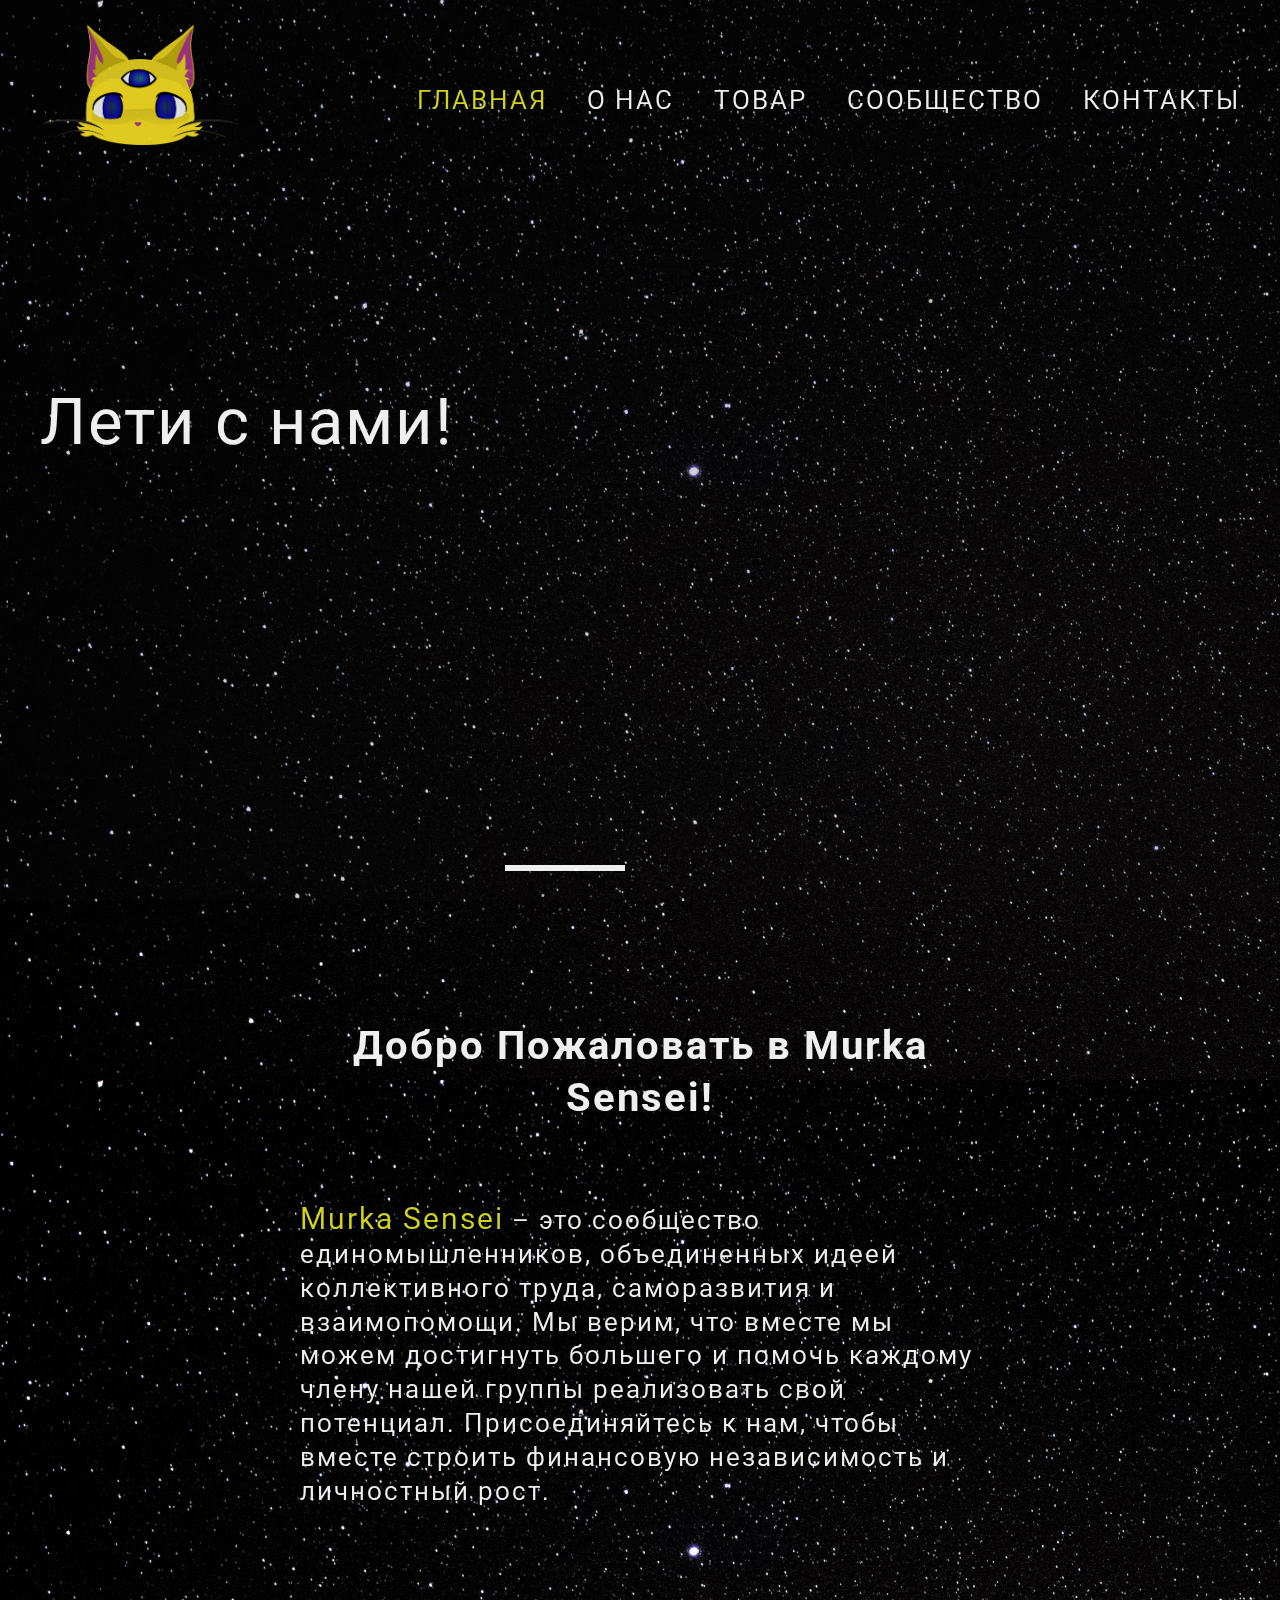
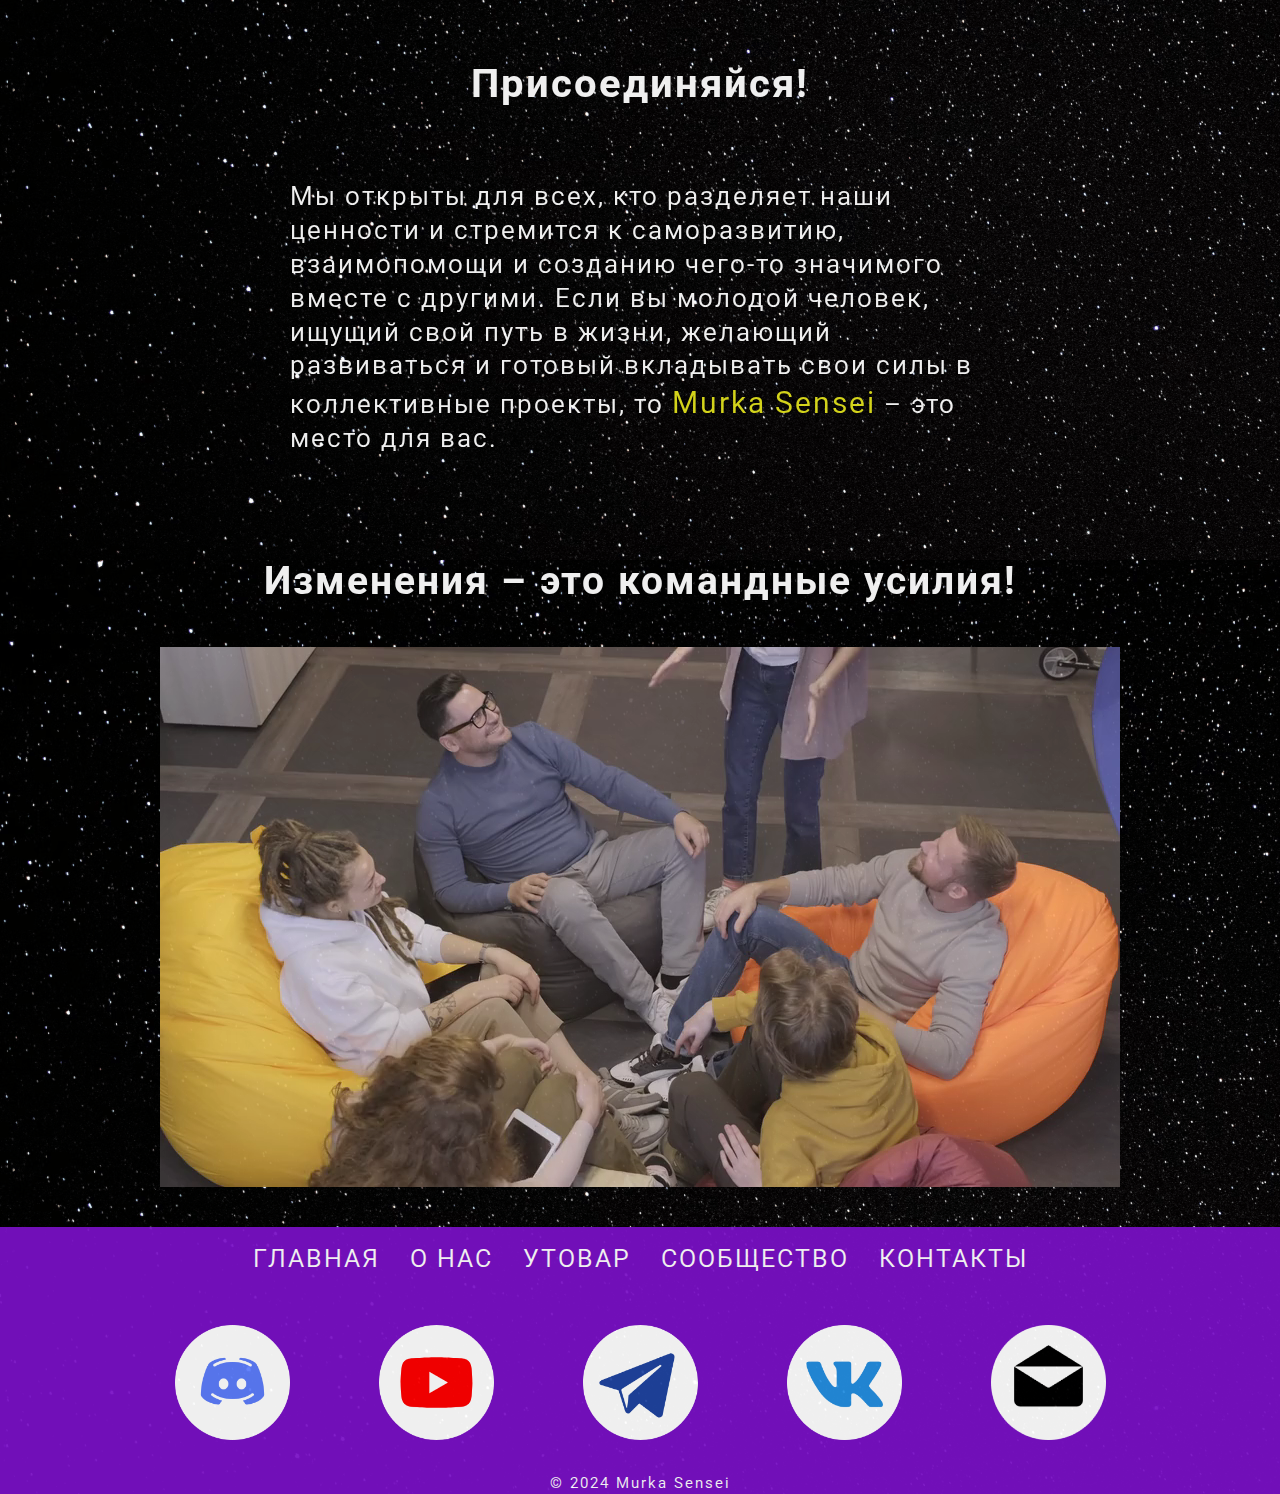
<file: index.html>
<!DOCTYPE html>
<html lang="ru">
  <head>
    <meta charset="UTF-8" />
    <meta name="viewport" content="width=, initial-scale=1.0" />
    <title>Murka Sensei</title>
    <link rel="preconnect" href="https://fonts.googleapis.com" />
    <link rel="preconnect" href="https://fonts.gstatic.com" crossorigin />
    <link
      href="https://fonts.googleapis.com/css2?family=Roboto:wght@400;700&display=swap"
      rel="stylesheet"
    />
    <link
      rel="stylesheet"
      href="https://cdn.jsdelivr.net/npm/swiper@11/swiper-bundle.min.css"
    />
    <link rel="stylesheet" href="./css/style.css" />
  </head>
  <body>
    <div class="wrapper">
      <header class="header header-main">
        <div class="container">
          <div class="header__inner">
            <a href="./index.html" class="logo">
              <img
                src="./img/-1_2.png"
                alt="logo__img"
                class="logo"
                width="200"
                height="120"
              />
            </a>
            <nav class="menu">
              <ul class="menu__list">
                <li class="menu__list-item">
                  <a
                    href="index.html"
                    class="menu__list-link menu__list-link--active"
                    >Главная</a
                  >
                </li>
                <li class="menu__list-item">
                  <a href="about.html" class="menu__list-link">О Нас</a>
                </li>
                <li class="menu__list-item">
                  <a href="merch.html" class="menu__list-link">Товар</a>
                </li>
                <li class="menu__list-item">
                  <a href="community.html" class="menu__list-link"
                    >Сообщество</a
                  >
                </li>
                <li class="menu__list-item">
                  <a href="contact.html" class="menu__list-link">Контакты</a>
                </li>
              </ul>
            </nav>
          </div>
        </div>
      </header>
      <main class="main">
        <section class="top">
          <div class="container">
            <h1 class="title">Лети с нами!</h1>
          </div>
        </section>
        <div class="slider">
          <div class="swiper">
            <div class="swiper-wrapper">
              <div class="swiper-slide" style="background-image: url()"></div>
              <div
                class="swiper-slide"
                style="background-image: url(./img/stars3.png)"
              ></div>
            </div>
            <div class="swiper-pagination"></div>
          </div>
        </div>
        <section class="who_are_we">
          <div class="container">
            <h2 class="section-title">Добро Пожаловать в Murka Sensei!</h2>
            <p class="who_are_we-text">
              <span class="accent">Murka Sensei</span> – это сообщество
              единомышленников, объединенных идеей коллективного труда,
              саморазвития и взаимопомощи. Мы верим, что вместе мы можем
              достигнуть большего и помочь каждому члену нашей группы
              реализовать свой потенциал. Присоединяйтесь к нам, чтобы вместе
              строить финансовую независимость и личностный рост.
            </p>
          </div>
        </section>
        <section class="join_in">
          <div class="container">
            <div class="join_in_inner">
              <h2 class="section-title">Присоединяйся!</h2>
              <p class="join_in-text">
                Мы открыты для всех, кто разделяет наши ценности и стремится к
                саморазвитию, взаимопомощи и созданию чего-то значимого вместе с
                другими. Если вы молодой человек, ищущий свой путь в жизни,
                желающий развиваться и готовый вкладывать свои силы в
                коллективные проекты, то
                <span class="accent">Murka Sensei</span> – это место для вас.
              </p>
            </div>
          </div>
        </section>
        <section class="video_team">
          <div class="container">
            <h2 class="sectin-title video-title">
              Изменения – это командные усилия!
            </h2>
            <video class="video-1" control autoplay loop>
              <source src="./media/team.mp4" />
            </video>
          </div>
        </section>
      </main>
      <footer class="footer">
        <div class="container">
          <nav class="footer__menu">
            <ul class="footer__menu-list">
              <li class="footer__menu-item">
                <a href="index.html" class="footer__menu-link">Главная</a>
              </li>
              <li class="footer__menu-item">
                <a href="about.html" class="footer__menu-link">О Нас</a>
              </li>
              <li class="footer__menu-item">
                <a href="merch.html" class="footer__menu-link">УТовар</a>
              </li>
              <li class="footer__menu-item">
                <a href="community.html" class="footer__menu-link"
                  >Сообщество</a
                >
              </li>
              <li class="footer__menu-item">
                <a href="contact.html" class="footer__menu-link">Контакты</a>
              </li>
            </ul>
          </nav>
          <ul class="app">
            <li class="app__item">
              <a href="https://discord.gg/SgJg3DFQYk" class="app__item-link">
                <img
                  class="app__item-img"
                  src="./img/discord_colored.png"
                  alt="discord_colored"
                  width="115"
                  height="115"
                />
              </a>
            </li>
            <li class="app__item">
              <a
                href="https://www.youtube.com/@Murka.Sensei"
                class="app__item-link"
              >
                <img
                  class="app__item-img"
                  src="./img/youtube_colored.png"
                  alt="youtube_colored"
                  width="115"
                  height="115"
                />
              </a>
            </li>
            <li class="app__item">
              <a href="https://t.me/Murka_Sensei_0" class="app__item-link">
                <img
                  class="app__item-img"
                  src="./img/tg_colored.png"
                  alt="tg_colored"
                  width="115"
                  height="115"
                />
              </a>
            </li>
            <li class="app__item">
              <a href="https://vk.com/murkasensei" class="app__item-link">
                <img
                  class="app__item-img"
                  src="./img/vk_colored.png"
                  alt="vk_colored"
                  width="115"
                  height="115"
                />
              </a>
            </li>
            <li class="app__item">
              <a href="mailto:murka.sensei@gmail.com" class="app__item-link">
                <img
                  class="app__item-img"
                  src="./img/email_bw.png"
                  alt="email_bw"
                  width="115"
                  height="115"
                />
              </a>
            </li>
          </ul>
          <p class="footer__copy">&copy; 2024 Murka Sensei</p>
        </div>
      </footer>
    </div>

    <script src="https://cdn.jsdelivr.net/npm/swiper@11/swiper-bundle.min.js"></script>
    <script src="js/main.js"></script>
  </body>
</html>
</file>
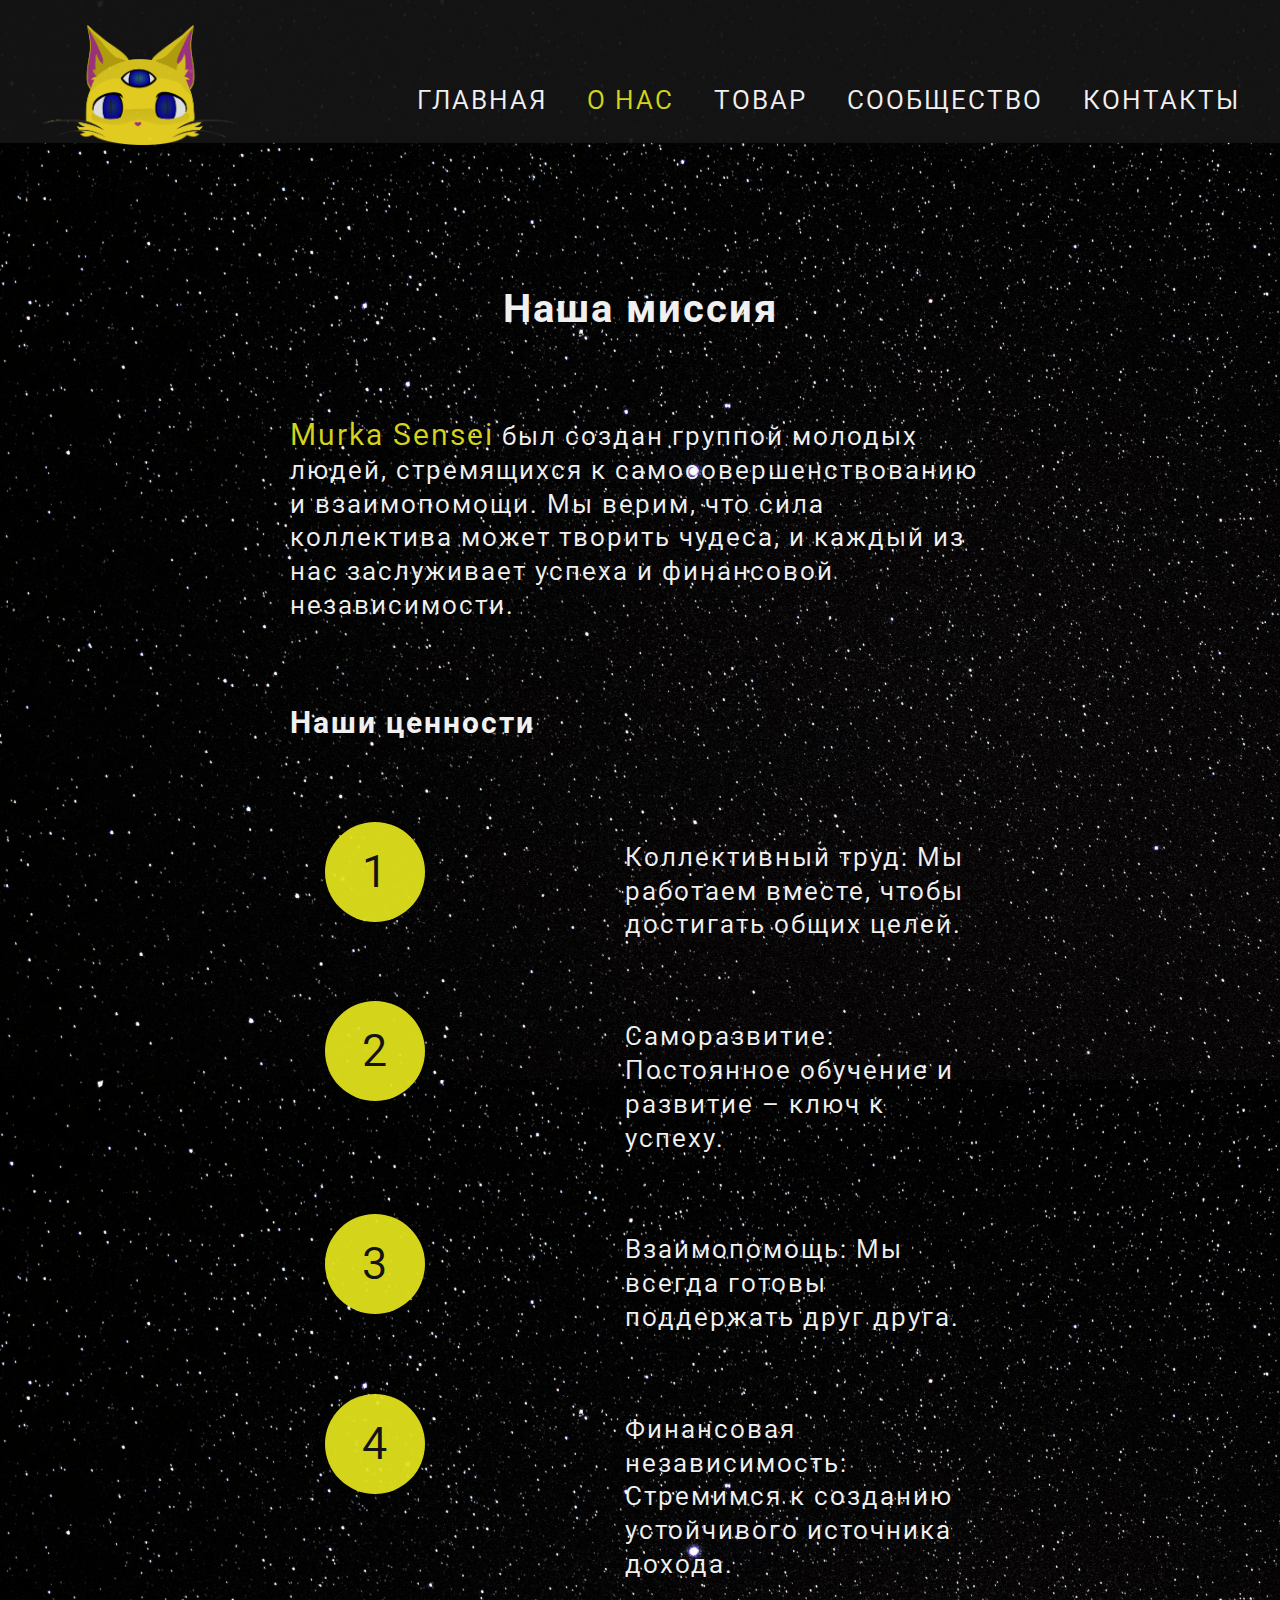
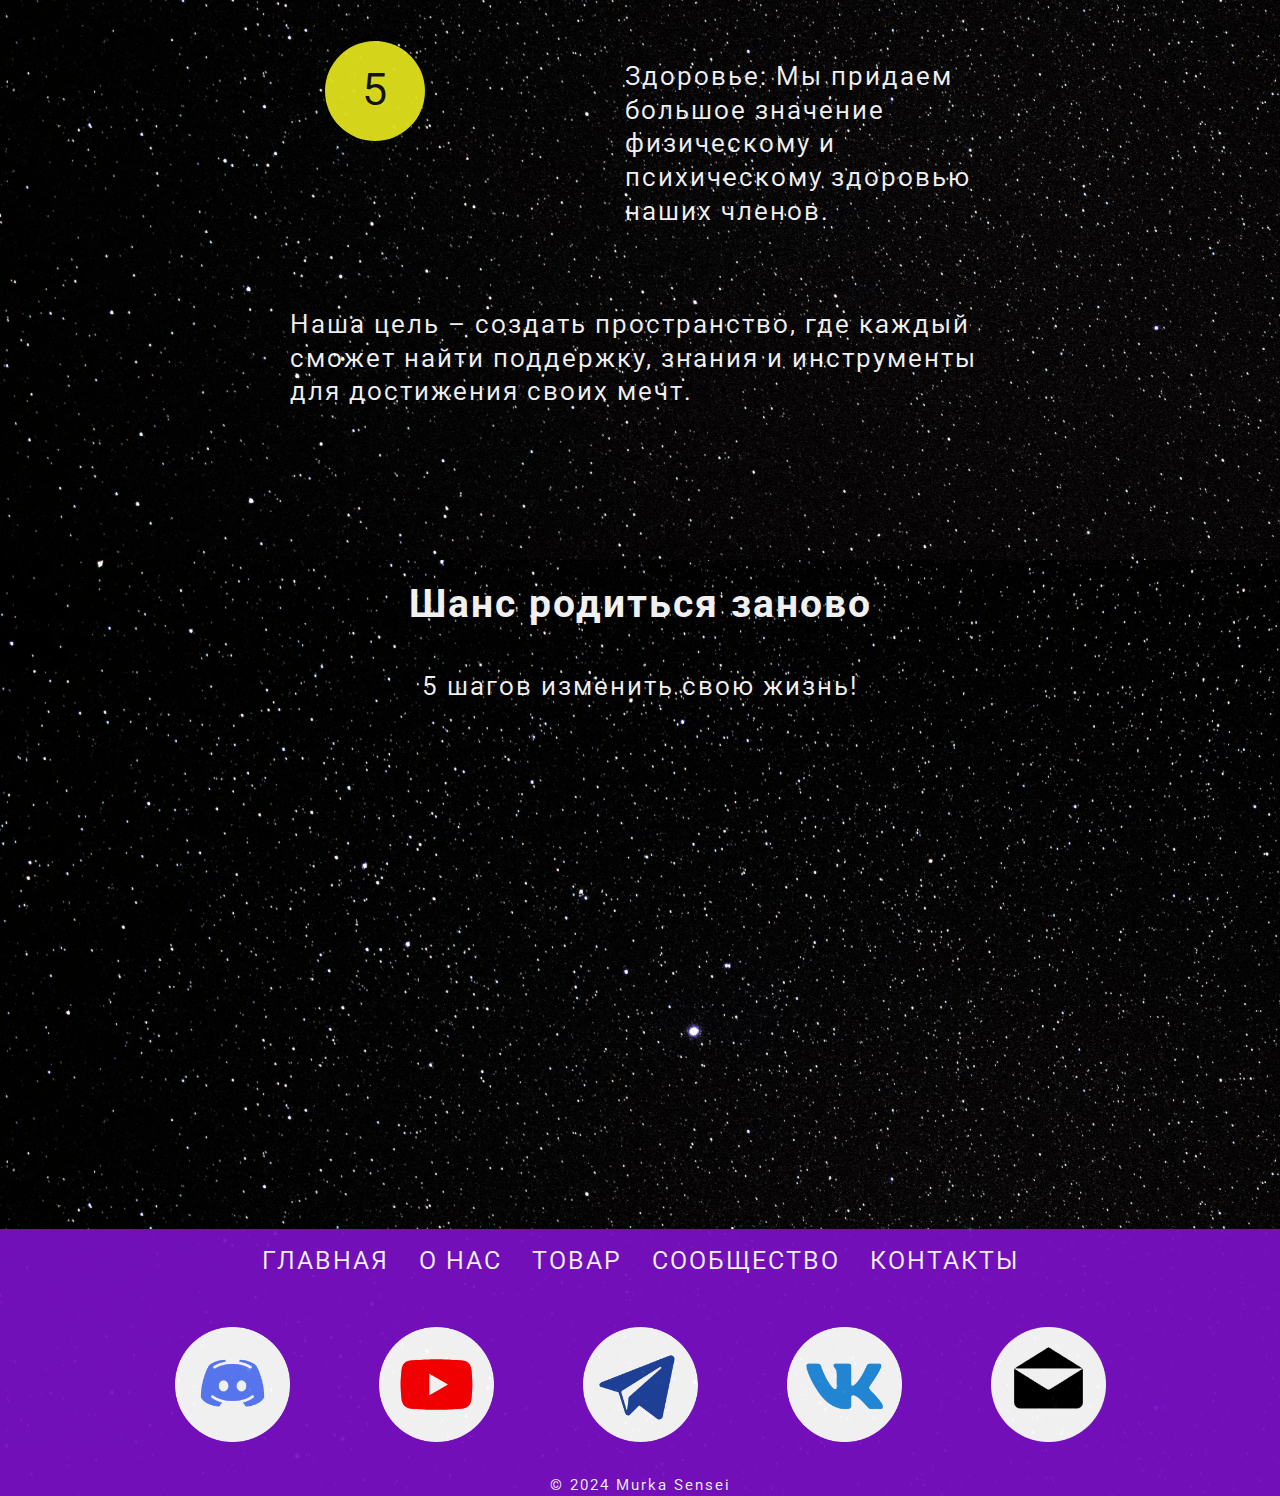
<file: about.html>
<!DOCTYPE html>
<html lang="ru">
  <head>
    <meta charset="UTF-8" />
    <meta name="viewport" content="width=, initial-scale=1.0" />
    <title>AboutUs</title>
    <link rel="preconnect" href="https://fonts.googleapis.com" />
    <link rel="preconnect" href="https://fonts.gstatic.com" crossorigin />
    <link
      href="https://fonts.googleapis.com/css2?family=Roboto:wght@400;700&display=swap"
      rel="stylesheet"
    />
    <link rel="stylesheet" href="./css/style.css" />
  </head>
  <body>
    <div class="wrapper">
      <header class="header">
        <div class="container">
          <div class="header__inner">
            <a href="./index.html" class="logo">
              <img
                src="./img/-1_2.png"
                alt="logo__img"
                class="logo"
                width="200"
                height="120"
              />
            </a>
            <nav class="menu">
              <ul class="menu__list">
                <li class="menu__list-item">
                  <a href="index.html" class="menu__list-link">Главная</a>
                </li>
                <li class="menu__list-item">
                  <a
                    href="about.html"
                    class="menu__list-link menu__list-link--active"
                    >О Нас</a
                  >
                </li>
                <li class="menu__list-item">
                  <a href="merch.html" class="menu__list-link">Товар</a>
                </li>
                <li class="menu__list-item">
                  <a href="community.html" class="menu__list-link"
                    >Сообщество</a
                  >
                </li>
                <li class="menu__list-item">
                  <a href="contact.html" class="menu__list-link">Контакты</a>
                </li>
              </ul>
            </nav>
          </div>
        </div>
      </header>
      <main class="main">
        <section class="about">
          <div class="container">
            <div class="about__inner">
              <h2 class="about-title_1">Наша миссия</h2>
              <p class="about__text">
                <span class="accent">Murka Sensei</span> был создан группой
                молодых людей, стремящихся к самосовершенствованию и
                взаимопомощи. Мы верим, что сила коллектива может творить
                чудеса, и каждый из нас заслуживает успеха и финансовой
                независимости.
              </p>
              <h4 class="about-title_2">Наши ценности</h4>
              <ol class="about-list">
                <li class="about-item">
                  Коллективный труд: Мы работаем вместе, чтобы достигать общих
                  целей.
                </li>
                <li class="about-item">
                  Саморазвитие: Постоянное обучение и развитие – ключ к успеху.
                </li>
                <li class="about-item">
                  Взаимопомощь: Мы всегда готовы поддержать друг друга.
                </li>
                <li class="about-item">
                  Финансовая независимость: Стремимся к созданию устойчивого
                  источника дохода.
                </li>
                <li class="about-item">
                  Здоровье: Мы придаем большое значение физическому и
                  психическому здоровью наших членов.
                </li>
              </ol>
              <p class="about__text">
                Наша цель – создать пространство, где каждый сможет найти
                поддержку, знания и инструменты для достижения своих мечт.
              </p>
            </div>
          </div>
        </section>
        <section class="video-2">
          <div class="container">
            <h2 class="section-title. video-title">Шанс родиться заново</h2>
            <p class="video__text">5 шагов изменить свою жизнь!</p>
            <iframe
              class="video__content"
              width="860"
              height="415"
              src="https://www.youtube.com/embed/d-WTf2JnVBk?si=yaflzG_tZ-3GpCMN&amp;controls=0"
              title="YouTube video player"
              frameborder="0"
              allow="accelerometer; autoplay; clipboard-write; encrypted-media; gyroscope; picture-in-picture; web-share"
              allowfullscreen
            ></iframe>
          </div>
        </section>
      </main>
      <footer class="footer">
        <div class="container">
          <nav class="footer__menu">
            <ul class="footer__menu-list">
              <li class="footer__menu-item">
                <a href="index.html" class="footer__menu-link">Главная</a>
              </li>
              <li class="footer__menu-item">
                <a href="about.html" class="footer__menu-link">О Нас</a>
              </li>
              <li class="footer__menu-item">
                <a href="merch.html" class="footer__menu-link">Товар</a>
              </li>
              <li class="footer__menu-item">
                <a href="community.html" class="footer__menu-link"
                  >Сообщество</a
                >
              </li>
              <li class="footer__menu-item">
                <a href="contact.html" class="footer__menu-link">Контакты</a>
              </li>
            </ul>
          </nav>
          <ul class="app">
            <li class="app__item">
              <a href="https://discord.gg/SgJg3DFQYk" class="app__item-link">
                <img
                  class="app__item-img"
                  src="./img/discord_colored.png"
                  alt="discord_colored"
                  width="115"
                  height="115"
                />
              </a>
            </li>
            <li class="app__item">
              <a
                href="https://www.youtube.com/@Murka.Sensei"
                class="app__item-link"
              >
                <img
                  class="app__item-img"
                  src="./img/youtube_colored.png"
                  alt="youtube_colored"
                  width="115"
                  height="115"
                />
              </a>
            </li>
            <li class="app__item">
              <a href="https://t.me/Murka_Sensei_0" class="app__item-link">
                <img
                  class="app__item-img"
                  src="./img/tg_colored.png"
                  alt="tg_colored"
                  width="115"
                  height="115"
                />
              </a>
            </li>
            <li class="app__item">
              <a href="https://vk.com/murkasensei" class="app__item-link">
                <img
                  class="app__item-img"
                  src="./img/vk_colored.png"
                  alt="vk_colored"
                  width="115"
                  height="115"
                />
              </a>
            </li>
            <li class="app__item">
              <a href="mailto:murka.sensei@gmail.com" class="app__item-link">
                <img
                  class="app__item-img"
                  src="./img/email_bw.png"
                  alt="email_bw"
                  width="115"
                  height="115"
                />
              </a>
            </li>
          </ul>
          <p class="footer__copy">&copy; 2024 Murka Sensei</p>
        </div>
      </footer>
    </div>
  </body>
</html>
</file>
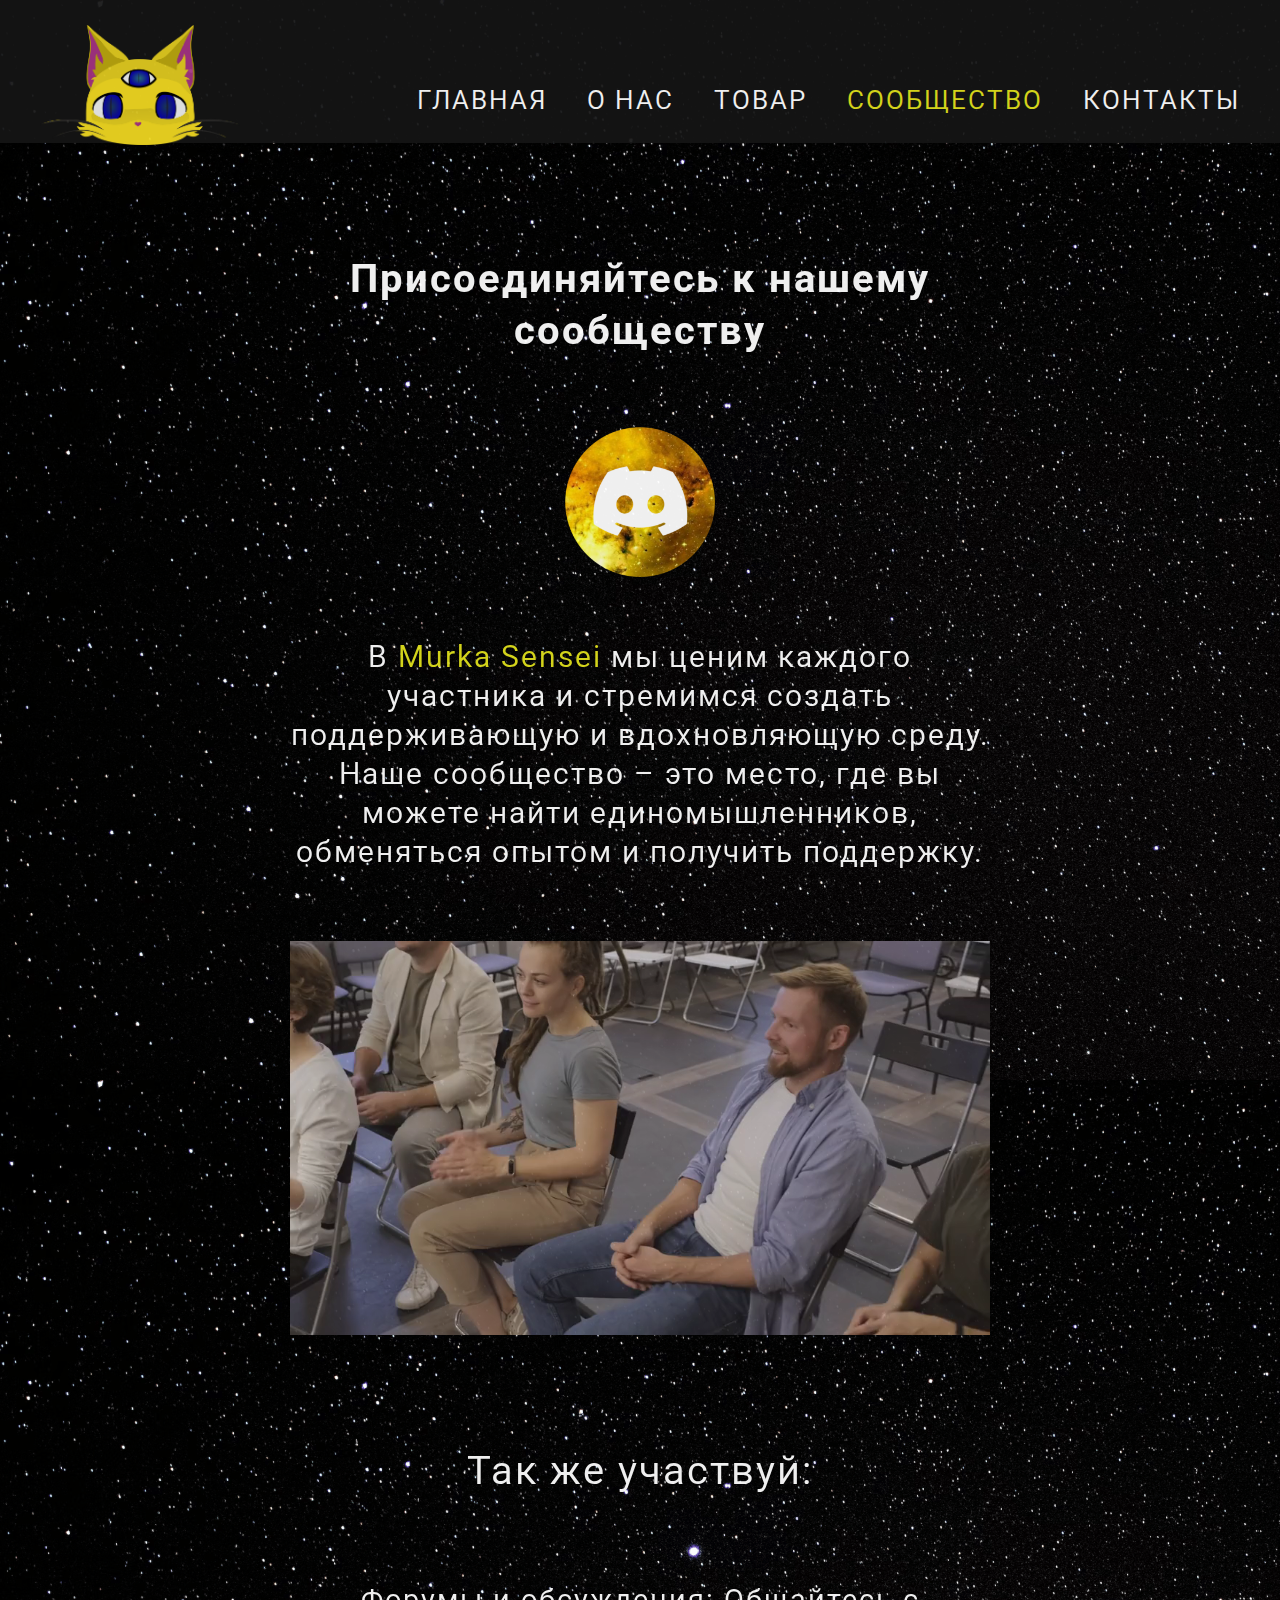
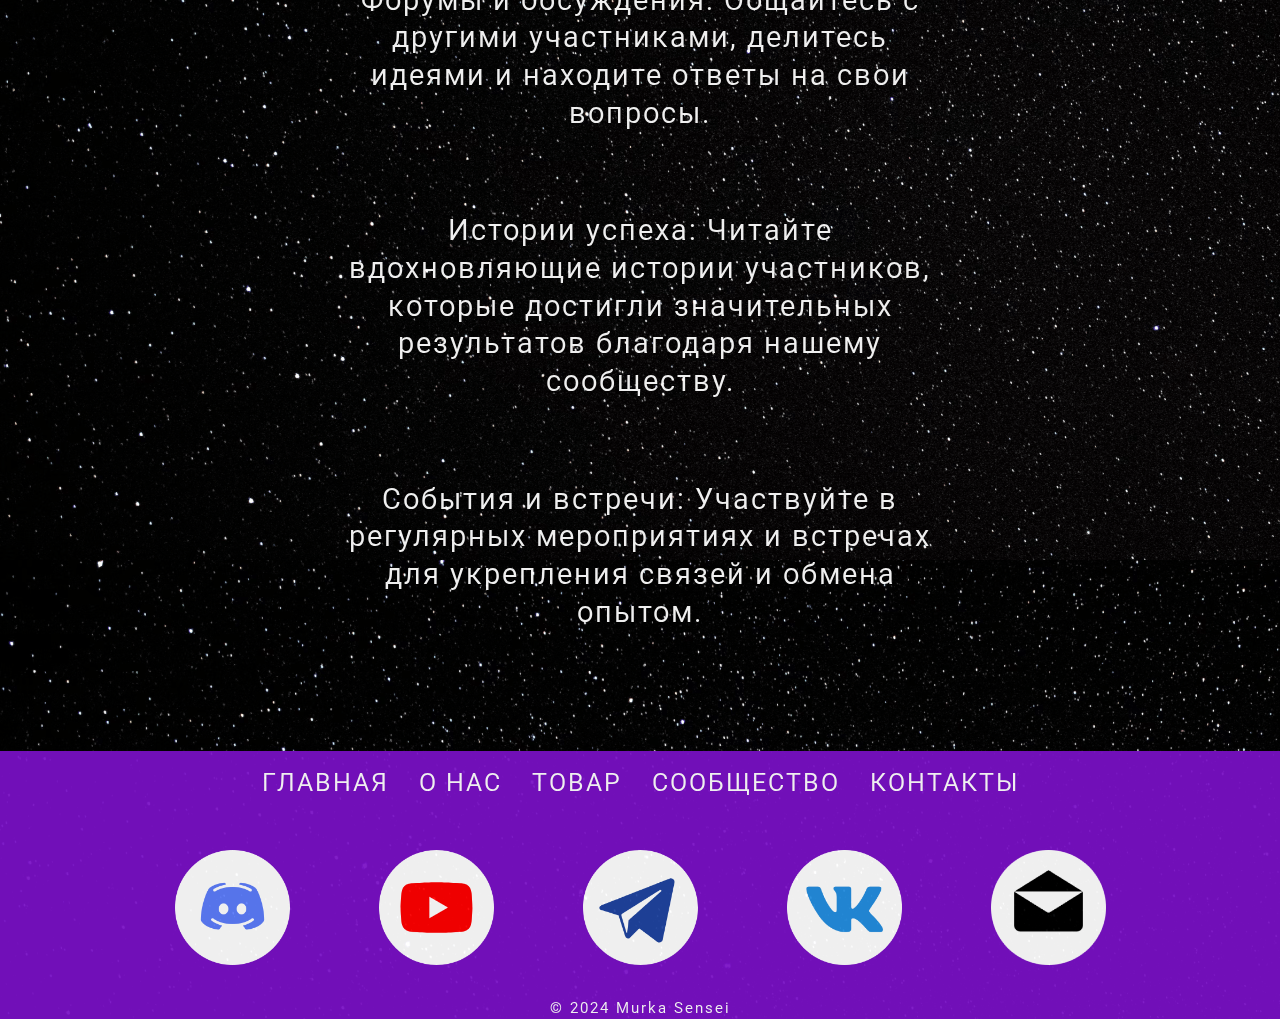
<file: community.html>
<!DOCTYPE html>
<html lang="ru">
  <head>
    <meta charset="UTF-8" />
    <meta name="viewport" content="width=, initial-scale=1.0" />
    <title>AboutUs</title>
    <link rel="preconnect" href="https://fonts.googleapis.com" />
    <link rel="preconnect" href="https://fonts.gstatic.com" crossorigin />
    <link
      href="https://fonts.googleapis.com/css2?family=Roboto:wght@400;700&display=swap"
      rel="stylesheet"
    />
    <link rel="stylesheet" href="./css/style.css" />
  </head>
  <body>
    <div class="wrapper">
      <header class="header">
        <div class="container">
          <div class="header__inner">
            <a href="./index.html" class="logo">
              <img
                src="./img/-1_2.png"
                alt="logo__img"
                class="logo"
                width="200"
                height="120"
              />
            </a>
            <nav class="menu">
              <ul class="menu__list">
                <li class="menu__list-item">
                  <a href="index.html" class="menu__list-link">Главная</a>
                </li>
                <li class="menu__list-item">
                  <a href="about.html" class="menu__list-link">О Нас</a>
                </li>
                <li class="menu__list-item">
                  <a href="merch.html" class="menu__list-link">Товар</a>
                </li>
                <li class="menu__list-item">
                  <a
                    href="community.html"
                    class="menu__list-link menu__list-link--active"
                    >Сообщество</a
                  >
                </li>
                <li class="menu__list-item">
                  <a href="contact.html" class="menu__list-link">Контакты</a>
                </li>
              </ul>
            </nav>
          </div>
        </div>
      </header>
      <main class="main">
        <section class="communa">
          <div class="container">
            <div class="communa_inner">
              <h2 class="communa-title">Присоединяйтесь к нашему сообществу</h2>
              <a href="https://discord.gg/SgJg3DFQYk" class="app__item-link">
                <img
                  class="communa-img"
                  src="./img/23315-256x256x32.png"
                  alt="discord_colored"
                  width="150"
                  height="150"
                />
              </a>
              <p class="communa_text">
                В <span class="accent">Murka Sensei</span> мы ценим каждого
                участника и стремимся создать поддерживающую и вдохновляющую
                среду. Наше сообщество – это место, где вы можете найти
                единомышленников, обменяться опытом и получить поддержку.
              </p>
              <video class="video-3" control autoplay loop>
                <source src="./media/klap.mp4" />
              </video>
              <p class="communa-title">Так же участвуй:</p>
              <ul class="communa_list">
                <li class="communa_list-item">
                  Форумы и обсуждения: Общайтесь с другими участниками, делитесь
                  идеями и находите ответы на свои вопросы.
                </li>
                <li class="communa_list-item">
                  Истории успеха: Читайте вдохновляющие истории участников,
                  которые достигли значительных результатов благодаря нашему
                  сообществу.
                </li>
                <li class="communa_list-item">
                  События и встречи: Участвуйте в регулярных мероприятиях и
                  встречах для укрепления связей и обмена опытом.
                </li>
              </ul>
            </div>
          </div>
        </section>
      </main>
      <footer class="footer">
        <div class="container">
          <nav class="footer__menu">
            <ul class="footer__menu-list">
              <li class="footer__menu-item">
                <a href="index.html" class="footer__menu-link">Главная</a>
              </li>
              <li class="footer__menu-item">
                <a href="about.html" class="footer__menu-link">О Нас</a>
              </li>
              <li class="footer__menu-item">
                <a href="merch.html" class="footer__menu-link">Товар</a>
              </li>
              <li class="footer__menu-item">
                <a href="community.html" class="footer__menu-link"
                  >Сообщество</a
                >
              </li>
              <li class="footer__menu-item">
                <a href="contact.html" class="footer__menu-link">Контакты</a>
              </li>
            </ul>
          </nav>
          <ul class="app">
            <li class="app__item">
              <a href="https://discord.gg/SgJg3DFQYk" class="app__item-link">
                <img
                  class="app__item-img"
                  src="./img/discord_colored.png"
                  alt="discord_colored"
                  width="115"
                  height="115"
                />
              </a>
            </li>
            <li class="app__item">
              <a
                href="https://www.youtube.com/@Murka.Sensei"
                class="app__item-link"
              >
                <img
                  class="app__item-img"
                  src="./img/youtube_colored.png"
                  alt="youtube_colored"
                  width="115"
                  height="115"
                />
              </a>
            </li>
            <li class="app__item">
              <a href="https://t.me/Murka_Sensei_0" class="app__item-link">
                <img
                  class="app__item-img"
                  src="./img/tg_colored.png"
                  alt="tg_colored"
                  width="115"
                  height="115"
                />
              </a>
            </li>
            <li class="app__item">
              <a href="https://vk.com/murkasensei" class="app__item-link">
                <img
                  class="app__item-img"
                  src="./img/vk_colored.png"
                  alt="vk_colored"
                  width="115"
                  height="115"
                />
              </a>
            </li>
            <li class="app__item">
              <a href="mailto:murka.sensei@gmail.com" class="app__item-link">
                <img
                  class="app__item-img"
                  src="./img/email_bw.png"
                  alt="email_bw"
                  width="115"
                  height="115"
                />
              </a>
            </li>
          </ul>
          <p class="footer__copy">&copy; 2024 Murka Sensei</p>
        </div>
      </footer>
    </div>
  </body>
</html>
</file>
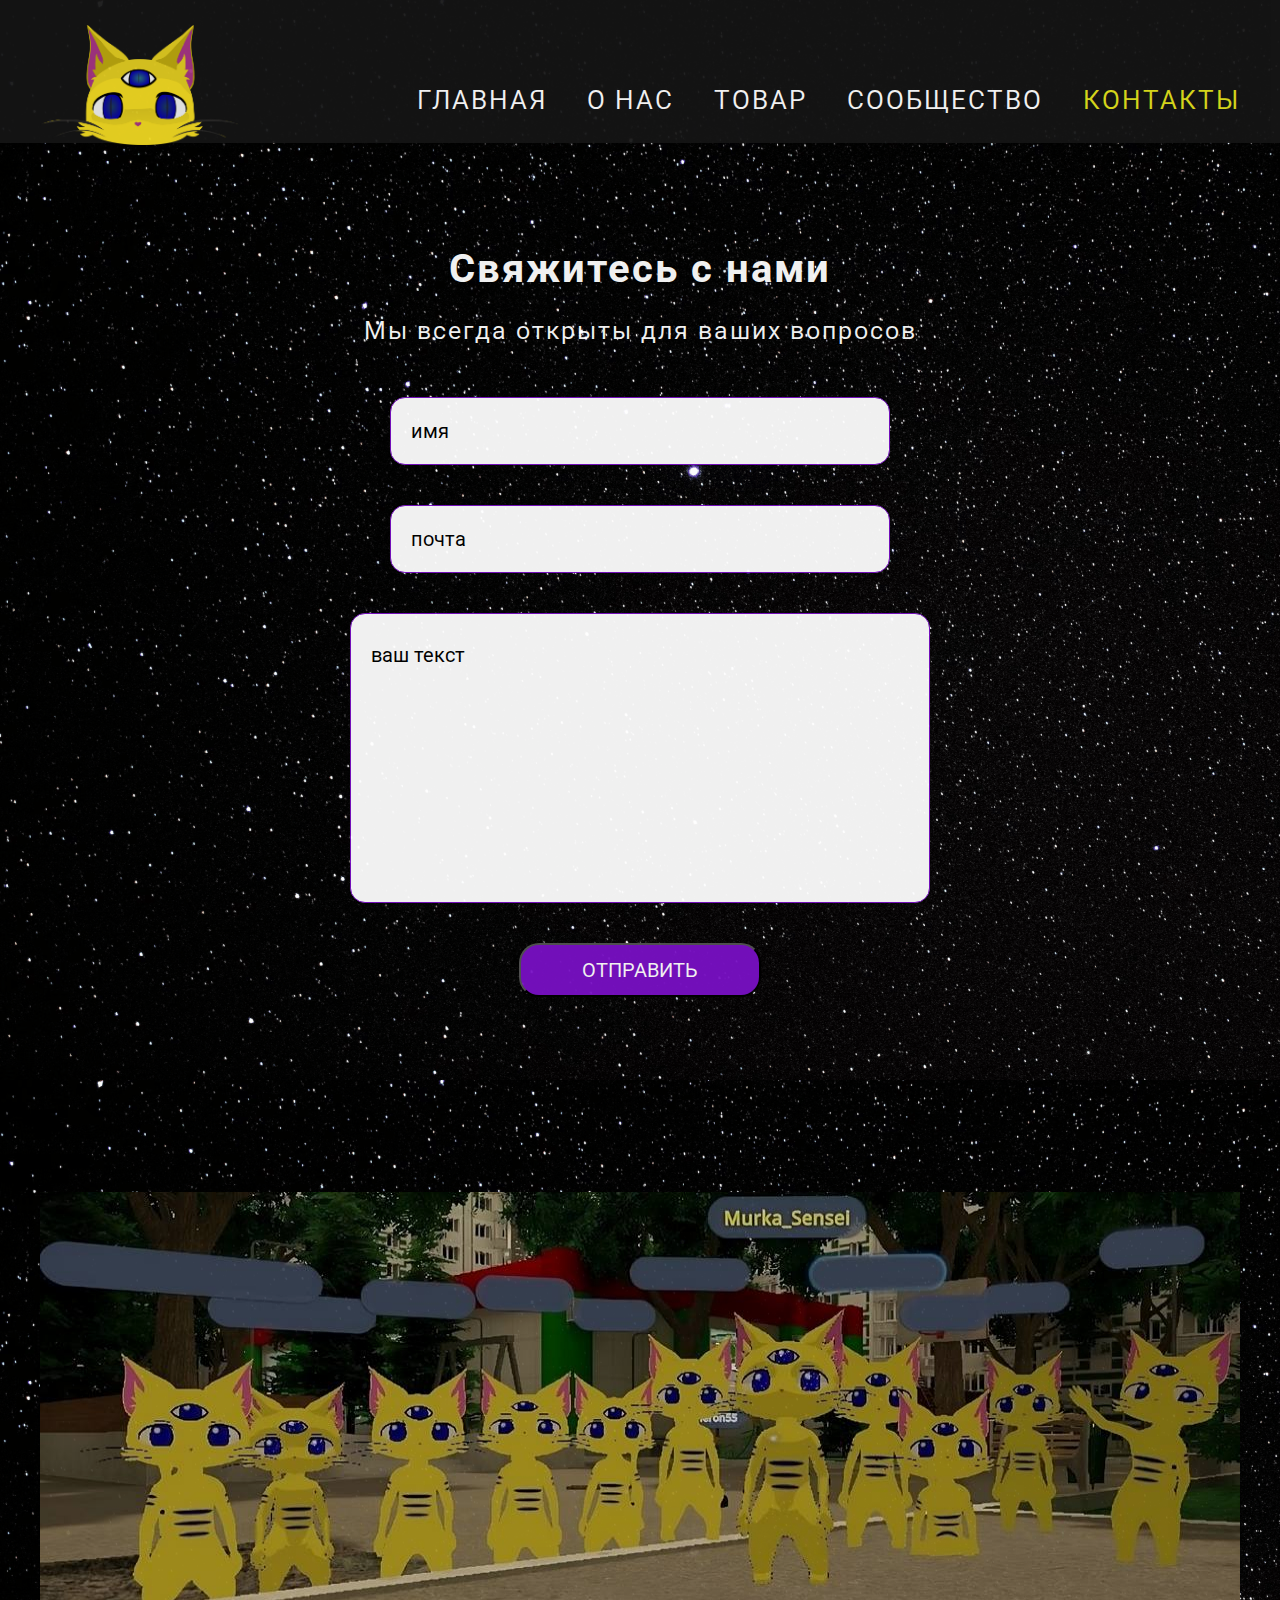
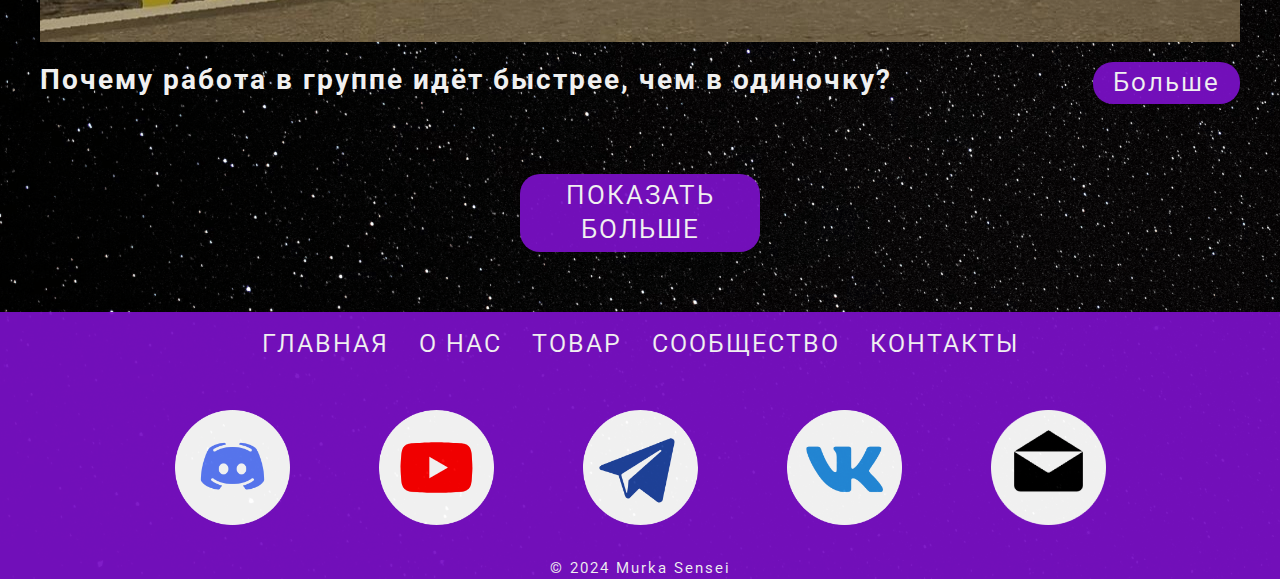
<file: contact.html>
<!DOCTYPE html>
<html lang="ru">
  <head>
    <meta charset="UTF-8" />
    <meta name="viewport" content="width=, initial-scale=1.0" />
    <title>Contact</title>
    <link rel="preconnect" href="https://fonts.googleapis.com" />
    <link rel="preconnect" href="https://fonts.gstatic.com" crossorigin />
    <link
      href="https://fonts.googleapis.com/css2?family=Roboto:wght@400;700&display=swap"
      rel="stylesheet"
    />
    <link rel="stylesheet" href="./css/style.css" />
  </head>
  <body>
    <div class="wrapper">
      <header class="header">
        <div class="container">
          <div class="header__inner">
            <a href="./index.html" class="logo">
              <img
                src="./img/-1_2.png"
                alt="logo__img"
                class="logo"
                width="200"
                height="120"
              />
            </a>
            <nav class="menu">
              <ul class="menu__list">
                <li class="menu__list-item">
                  <a href="index.html" class="menu__list-link">Главная</a>
                </li>
                <li class="menu__list-item">
                  <a href="about.html" class="menu__list-link">О Нас</a>
                </li>
                <li class="menu__list-item">
                  <a href="merch.html" class="menu__list-link">Товар</a>
                </li>
                <li class="menu__list-item">
                  <a href="community.html" class="menu__list-link">Сообщество</a>
                </li>
                <li class="menu__list-item">
                  <a href="contact.html" class="menu__list-link menu__list-link--active">Контакты</a>
                </li>
              </ul>
            </nav>
          </div>
        </div>
      </header>
      <main class="main">
        <section class="contacts">
          <div class="container">
            <h2 class="section-title contacts-title">Свяжитесь с нами</h2>
            <p class="contacts_text">Мы всегда открыты для ваших вопросов</p>
            <form action="#"  class="form">
              <label for="formName" class="formLabel"></label>
              <input id="formName" type="text" placeholder="имя" class="form_input" />
              <label for="formEmail" class="formLabel"></label>
              <input id="formEmail" type="email" placeholder="почта" class="form_input" />
              <label for="formText" class="formLabel"></label>
              <textarea id="'formText"
                class="form_textarea"
                placeholder="ваш текст"
              ></textarea>
              <button class="form_btn" type="submit">Отправить</button>
            </form>
          </div>
        </section>
        <section class="blog">
          <div class="container">
            <div class="blog_items">
              <div class="blog_item">
                <img src="./img/blog.jpg" alt="blog" class="blog_item-img"
                width="1200"
                height="450" />
                <h4 class="blog_item-title">Почему работа в группе идёт быстрее, чем в одиночку?</h4>
                <a href="https://dzen.ru/a/Y_tF13KXv3wyZCf0?share_to=link" class="blog_item-link">Больше</a>
              </div>
              <a href="https://dzen.ru/murka_sensei?share_to=link" class="showmore-link">Показать больше</a>
              </div>
            </div>
          </div>
        </section>
      </main>
      <footer class="footer">
        <div class="container">
          <nav class="footer__menu">
            <ul class="footer__menu-list">
              <li class="footer__menu-item">
                <a href="index.html" class="footer__menu-link">Главная</a>
              </li>
              <li class="footer__menu-item">
                <a href="about.html" class="footer__menu-link">О Нас</a>
              </li>
              <li class="footer__menu-item">
                <a href="merch.html" class="footer__menu-link">Товар</a>
              </li>
              <li class="footer__menu-item">
                <a href="community.html" class="footer__menu-link">Сообщество</a>
              </li>
              <li class="footer__menu-item">
                <a href="contact.html" class="footer__menu-link">Контакты</a>
              </li>
            </ul>
          </nav>
          <ul class="app">
            <li class="app__item">
              <a href="https://discord.gg/SgJg3DFQYk" class="app__item-link">
                <img
                  class="app__item-img"
                  src="./img/discord_colored.png"
                  alt="discord_colored"
                  width="115"
                  height="115"
                />
              </a>
            </li>
            <li class="app__item">
              <a
                href="https://www.youtube.com/@Murka.Sensei"
                class="app__item-link"
              >
                <img
                  class="app__item-img"
                  src="./img/youtube_colored.png"
                  alt="youtube_colored"
                  width="115"
                  height="115"
                />
              </a>
            </li>
            <li class="app__item">
              <a href="https://t.me/Murka_Sensei_0" class="app__item-link">
                <img
                  class="app__item-img"
                  src="./img/tg_colored.png"
                  alt="tg_colored"
                  width="115"
                  height="115"
                />
              </a>
            </li>
            <li class="app__item">
              <a href="https://vk.com/murkasensei" class="app__item-link">
                <img
                  class="app__item-img"
                  src="./img/vk_colored.png"
                  alt="vk_colored"
                  width="115"
                  height="115"
                />
              </a>
            </li>
            <li class="app__item">
              <a href="mailto:murka.sensei@gmail.com" class="app__item-link">
                <img
                  class="app__item-img"
                  src="./img/email_bw.png"
                  alt="email_bw"
                  width="115"
                  height="115"
                />
              </a>
            </li>
          </ul>
          <p class="footer__copy">&copy; 2024 Murka Sensei</p>
        </div>
      </footer>
    </div>
  </body>
</html>
</file>
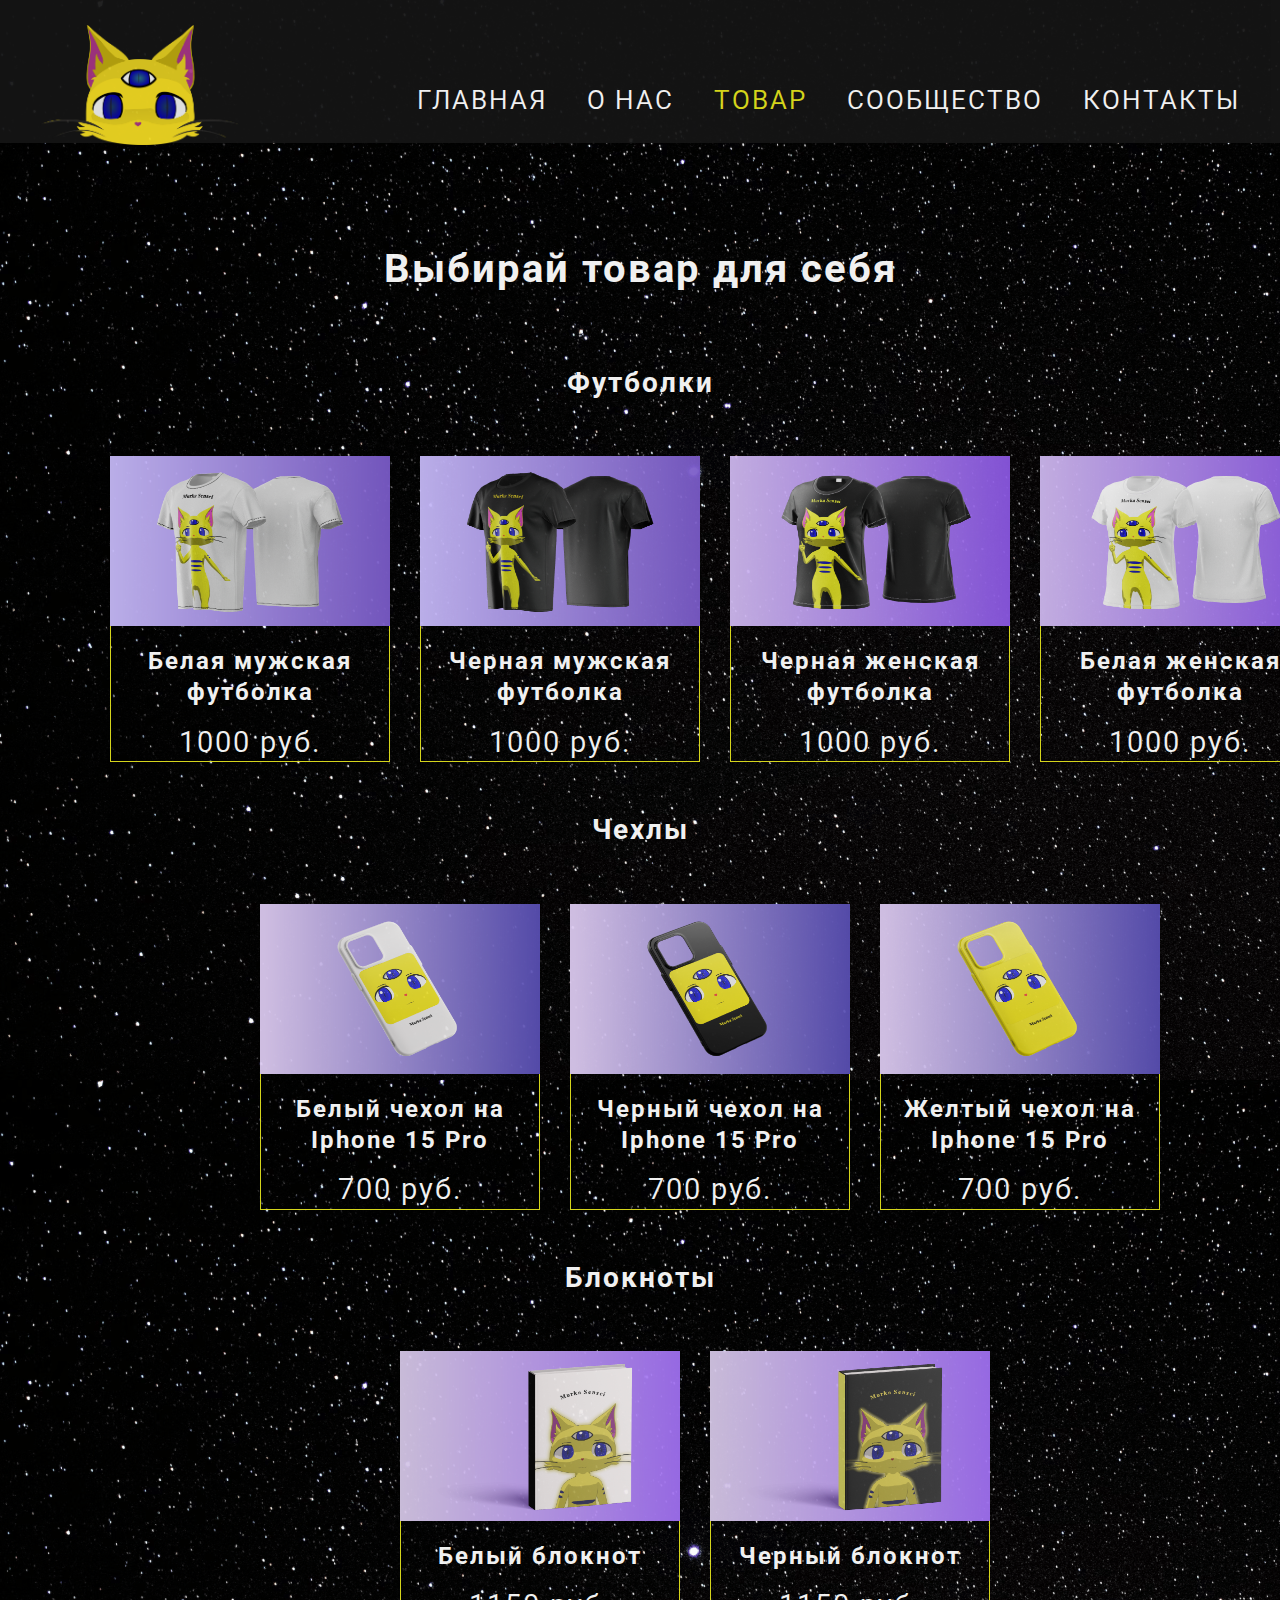
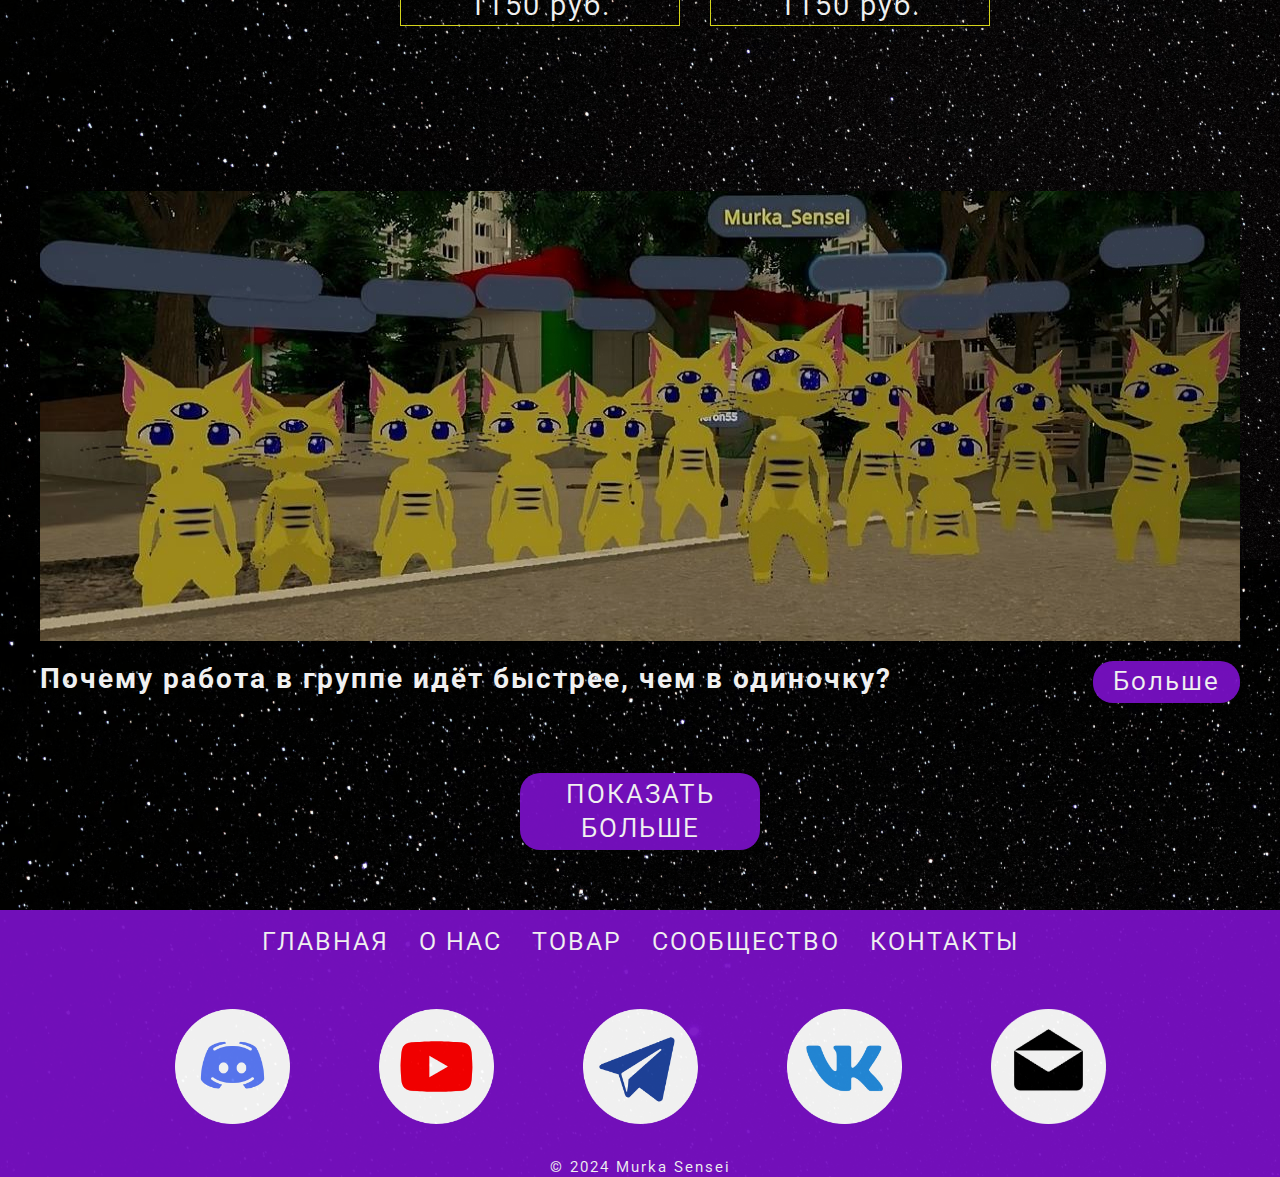
<file: merch.html>
<!DOCTYPE html>
<html lang="ru">
  <head>
    <meta charset="UTF-8" />
    <meta name="viewport" content="width=, initial-scale=1.0" />
    <title>AboutUs</title>
    <link rel="preconnect" href="https://fonts.googleapis.com" />
    <link rel="preconnect" href="https://fonts.gstatic.com" crossorigin />
    <link
      href="https://fonts.googleapis.com/css2?family=Roboto:wght@400;700&display=swap"
      rel="stylesheet"
    />
    <link rel="stylesheet" href="./css/style.css" />
  </head>
  <body>
    <div class="wrapper">
      <header class="header">
        <div class="container">
          <div class="header__inner">
            <a href="./index.html" class="logo">
              <img
                src="./img/-1_2.png"
                alt="logo__img"
                class="logo"
                width="200"
                height="120"
              />
            </a>
            <nav class="menu">
              <ul class="menu__list">
                <li class="menu__list-item">
                  <a href="index.html" class="menu__list-link">Главная</a>
                </li>
                <li class="menu__list-item">
                  <a href="about.html" class="menu__list-link">О Нас</a>
                </li>
                <li class="menu__list-item">
                  <a
                    href="merch.html"
                    class="menu__list-link menu__list-link--active"
                    >Товар</a
                  >
                </li>
                <li class="menu__list-item">
                  <a href="community.html" class="menu__list-link"
                    >Сообщество</a
                  >
                </li>
                <li class="menu__list-item">
                  <a href="contact.html" class="menu__list-link">Контакты</a>
                </li>
              </ul>
            </nav>
          </div>
        </div>
      </header>
      <main class="main">
        <section class="chose">
          <div class="container">
            <h2 class="section-title">Выбирай товар для себя</h2>
              <h4 class="merch">Футболки</h4>
              <div class="tabs__content">
                <div class="tabs__content-item">
                  <div class="card">
                    <img
                      src="./img/мерч/Men T Shirts Mockup, Front And Back View  (1).png"
                      alt=""
                      class="card_img"
                      width="280px"
                      height="170px"
                    />
                    <div class="card_coctent">
                      <h4 class="card_title">Бeлая мужская футболка</h4>
                      <p class="card_price">1000 руб.</p>
                    </div>
                  </div>
                  <div class="card">
                    <img
                      src="./img/мерч/Men T Shirts Mockup, Front And Back View .png"
                      alt=""
                      class="card_img"
                      width="280px"
                      height="170px"
                    />
                    <div class="card_coctent">
                      <h4 class="card_title">Черная мужская футболка</h4>
                      <p class="card_price">1000 руб.</p>
                    </div>
                  </div>
                  <div class="card">
                    <img
                      src="./img/мерч/Women T Shirts Mockup Front And Back View (1).png"
                      alt=""
                      class="card_img"
                      width="280px"
                      height="170px"
                    />
                    <div class="card_coctent">
                      <h4 class="card_title">Черная женская футболка</h4>
                      <p class="card_price">1000 руб.</p>
                    </div>
                  </div>
                  <div class="card">
                    <img
                      src="./img/мерч/Women T Shirts Mockup Front And Back View.png"
                      alt=""
                      class="card_img"
                      width="280px"
                      height="170px"
                    />
                    <div class="card_coctent">
                      <h4 class="card_title">Белая женская футболка</h4>
                      <p class="card_price">1000 руб.</p>
                    </div>
                  </div>
                </div>
                <h4 class="merch">Чехлы</h4>
                <div class="tabs__content-item-2">
                  <div class="card">
                    <img
                      src="./img/мерч/Iphone 15 Pro Case Mockup, Front View.png"
                      alt=""
                      class="card_img"
                      width="280px"
                      height="170px"
                    />
                    <div class="card_coctent">
                      <h4 class="card_title">Бeлый чехол на Iphone 15 Pro</h4>
                      <p class="card_price">700 руб.</p>
                    </div>
                  </div>
                  <div class="card">
                    <img
                      src="./img/мерч/Iphone 15 Pro Case Mockup, Front View (2).png"
                      alt=""
                      class="card_img"
                      width="280px"
                      height="170px"
                    />
                    <div class="card_coctent">
                      <h4 class="card_title">Черный чехол на Iphone 15 Pro</h4>
                      <p class="card_price">700 руб.</p>
                    </div>
                  </div>
                  <div class="card">
                    <img
                      src="./img/мерч/Iphone 15 Pro Case Mockup, Front View (1).png"
                      alt=""
                      class="card_img"
                      width="280px"
                      height="170px"
                    />
                    <div class="card_coctent">
                      <h4 class="card_title">Желтый чехол на Iphone 15 Pro</h4>
                      <p class="card_price">700 руб.</p>
                    </div>
                  </div>
                </div>
                <h4 class="merch">Блокноты</h4>
                <div class="tabs__content-item-3">
                  <div class="card">
                    <img
                      src="./img/мерч/Hardcover Books Mockup Front View.png"
                      alt=""
                      class="card_img"
                      width="280px"
                      height="170px"
                    />
                    <div class="card_coctent">
                      <h4 class="card_title">Бeлый блокнот</h4>
                      <p class="card_price">1150 руб.</p>
                    </div>
                  </div>
                  <div class="card">
                    <img
                      src="./img/мерч/Hardcover Books Mockup Front View (1).png"
                      alt=""
                      class="card_img"
                      width="280px"
                      height="170px"
                    />
                    <div class="card_coctent">
                      <h4 class="card_title">Черный блокнот</h4>
                      <p class="card_price">1150 руб.</p>
                    </div>
                  </div>
                  </div>
                </div>
              </div>
            </div>
          </div>
        </section>
        <section class="blog">
          <div class="container">
            <div class="blog_items">
              <div class="blog_item">
                <img src="./img/blog.jpg" alt="blog" class="blog_item-img"
                width="1200"
                height="450" />
                <h4 class="blog_item-title">Почему работа в группе идёт быстрее, чем в одиночку?</h4>
                <a href="https://dzen.ru/a/Y_tF13KXv3wyZCf0?share_to=link" class="blog_item-link">Больше</a>
              </div>
              <a href="https://dzen.ru/murka_sensei?share_to=link" class="showmore-link">Показать больше</a>
              </div>
            </div>
          </div>
        </section>
      </main>
      <footer class="footer">
        <div class="container">
          <nav class="footer__menu">
            <ul class="footer__menu-list">
              <li class="footer__menu-item">
                <a href="index.html" class="footer__menu-link">Главная</a>
              </li>
              <li class="footer__menu-item">
                <a href="about.html" class="footer__menu-link">О Нас</a>
              </li>
              <li class="footer__menu-item">
                <a href="merch.html" class="footer__menu-link">Товар</a>
              </li>
              <li class="footer__menu-item">
                <a href="community.html" class="footer__menu-link"
                  >Сообщество</a
                >
              </li>
              <li class="footer__menu-item">
                <a href="contact.html" class="footer__menu-link">Контакты</a>
              </li>
            </ul>
          </nav>
          <ul class="app">
            <li class="app__item">
              <a href="https://discord.gg/SgJg3DFQYk" class="app__item-link">
                <img
                  class="app__item-img"
                  src="./img/discord_colored.png"
                  alt="discord_colored"
                  width="115"
                  height="115"
                />
              </a>
            </li>
            <li class="app__item">
              <a
                href="https://www.youtube.com/@Murka.Sensei"
                class="app__item-link"
              >
                <img
                  class="app__item-img"
                  src="./img/youtube_colored.png"
                  alt="youtube_colored"
                  width="115"
                  height="115"
                />
              </a>
            </li>
            <li class="app__item">
              <a href="https://t.me/Murka_Sensei_0" class="app__item-link">
                <img
                  class="app__item-img"
                  src="./img/tg_colored.png"
                  alt="tg_colored"
                  width="115"
                  height="115"
                />
              </a>
            </li>
            <li class="app__item">
              <a href="https://vk.com/murkasensei" class="app__item-link">
                <img
                  class="app__item-img"
                  src="./img/vk_colored.png"
                  alt="vk_colored"
                  width="115"
                  height="115"
                />
              </a>
            </li>
            <li class="app__item">
              <a href="mailto:murka.sensei@gmail.com" class="app__item-link">
                <img
                  class="app__item-img"
                  src="./img/email_bw.png"
                  alt="email_bw"
                  width="115"
                  height="115"
                />
              </a>
            </li>
          </ul>
          <p class="footer__copy">&copy; 2024 Murka Sensei</p>
        </div>
      </footer>
    </div>
  </body>
</html>
</file>
<file: css/style.css>
html {
  box-sizing: border-box;
}

*,
*::after,
*::before {
  box-sizing: inherit;
  margin: 0%;
  padding: 0%;
}

html,
body {
  height: 100%;
}

ul {
  list-style-type: none;
}

a {
  text-decoration: none;
  color: inherit;
}

.section-title {
  color: white;
  margin-bottom: 40px;
  font-size: 40px;
  font-weight: 500px;
  text-align: center;
}

.wrapper {
  min-height: 100%;
  display: flex;
  flex-direction: column;
}

.container {
  max-width: 1220px;
  margin: 0% auto;
  padding: 0% 10px;
}

body {
  font-family: "Roboto", sans-serif;
  font-size: 26px;
  font-weight: 375;
  line-height: 1.3;
  letter-spacing: 2px;
}
body {
  background: url(../img/background_stars_in_the_sky.png);
  opacity: 0.94;
}

.header {
  background-color: #151515;
}

.header-main {
  background-color: transparent;
  position: absolute;
  z-index: 10;
  left: 0%;
  right: 0%;
}

.header__inner {
  padding-top: 25px;
  padding-bottom: 25px;
  display: flex;
  justify-content: space-between;
  align-items: flex-end;
}

.logo {
  margin-bottom: -18px;
}

.menu__list {
  display: flex;
  gap: 40px;
}

.menu__list-link {
  color: white;
  text-transform: uppercase;
  font-weight: 700px;
}
.menu__list-link--active {
  color: rgb(226, 226, 29);
}

.footer {
  background-color: rgb(121, 16, 197);
  padding: 50px, 0px 32px;
  color: white;
}

.footer__menu {
  display: flex;
  justify-content: space-around;
  margin-bottom: 50px;
  margin-bottom: 50px;
}

.footer__menu-list {
  gap: 30px;
  display: flex;
}

.footer__menu-link {
  color: white;
  text-transform: uppercase;
  font-size: 25px;
  font-weight: 700px;
  padding-bottom: 20px;
  text-align: center;
}

.footer__menu-item {
  padding-top: 15px;
}

.app {
  display: flex;
  justify-content: space-around;
  gap: 20px;
  margin-bottom: 25px;
  margin-inline: 100px;
}

.footer__copy {
  max-width: 600px;
  font-size: 15px;
  margin: 0% auto;
  text-align: center;
  align-items: flex-end;
}

.main {
  flex-grow: 1;
}

.top {
  color: white;
  text-align: center;
  padding-top: 220px;
  padding-bottom: 30px;
  position: absolute;
  z-index: 5;
  left: 0%;
  right: 0%;
}

.title {
  padding-top: 160px;
  padding-bottom: 80px;
  font-size: 65px;
  font-weight: 400;
  text-align: left;
}

.swiper::after {
  content: "";
  background-color: rgba(21, 21, 21, 0.2);
  position: absolute;
  z-index: 5;
  left: 0%;
  right: 0%;
  bottom: 0%;
  top: 0%;
}

.swiper-slide {
  height: 100vh;
  background-repeat: no-repeat;
  background-size: cover;
  background-position: center;
  opacity: 1;
}

.swiper-pagination-bullet {
  width: 120px;
  height: 3px;
  background-color: #151515;
  border-radius: 0px;
}

.swiper-pagination-horizontal.swiper-pagination-bullets
  .swiper-pagination-bullet {
  margin: 0 15px;
}

.swiper-pagination-bullets.swiper-pagination-horizontal {
  bottom: 20px;
}

.swiper-pagination-bullet-active {
  height: 6px;
  background-color: #fff;
}

.who_are_we {
  padding: 120px 0;
  max-width: 700px;
  margin: 0% auto;
}
.accent {
  color: rgb(226, 226, 29);
  font-size: 30px;
}

.who_are_we-text {
  padding-top: 35px;
  padding-bottom: 30px;
  color: #fff;
}

.join_in {
  padding-bottom: 50px;
}

.join_in_inner {
  max-width: 700px;
  margin: 0% auto;
}

.join_in-text {
  padding-top: 30px;
  color: #fff;
}

.video_team {
  padding-bottom: 40px;
  padding-top: 50px;
}
.video-title {
  margin-bottom: 40px;
  text-align: center;
  color: #fff;
}

.video-1 {
  margin: 0 auto;
  display: block;
}
.contacts {
  padding: 100px 0 150px;
}
.contacts-title {
  margin-bottom: 20px;
}
.contacts_text {
  text-align: center;
  font-weight: 700px;
  font-size: 25px;
  margin-bottom: 50px;
  padding: 0 100px;
  color: #fff;
}

form {
  max-width: 580px;
  margin: 0 auto;
  display: flex;
  flex-wrap: wrap;
  justify-content: center;
}

.form_input {
  width: 500px;
  padding: 20px 20px;
  display: inline-block;
  margin-bottom: 40px;
  border: 1px solid rgb(121, 16, 197);
  font-family: "Roboto", sans-serif;
  font-size: 20px;
  font-weight: 390;
  line-height: 1.3;
  color: black;
  border-radius: 15px;
}

.form_input::placeholder,
.form_textarea::placeholder {
  font-family: "Roboto", sans-serif;
  font-size: 20px;
  font-weight: 390;
  line-height: 1.3;
  color: black;
}

.form_textarea {
  width: 100%;
  resize: none;
  padding: 28px 20px;
  height: 290px;
  border: 1px solid rgb(121, 16, 197);
  font-family: "Roboto", sans-serif;
  font-size: 20px;
  font-weight: 390;
  line-height: 1.3;
  color: black;
  margin-bottom: 40px;
  border-radius: 15px;
}

.form_btn {
  text-transform: uppercase;
  color: white;
  background-color: rgb(121, 16, 197);
  font-family: "Roboto", sans-serif;
  font-size: 20px;
  font-weight: 390;
  padding: 13px 61px;
  margin: 0 auto;
  border-radius: 20px;
}
.form_btn:hover {
  background-color: rgb(96, 12, 156);
}

.blog {
  padding-bottom: 60px;
}
.blog_items {
  margin: 0 auto;
  display: flex;
  justify-content: center;
  flex-wrap: wrap;
}

.blog_item {
  display: flex;
  justify-content: space-between;
  flex-wrap: wrap;
  margin-bottom: 70px;
}

.blog_item-img {
  margin-bottom: 10px;
  margin-top: 45px;
  width: 100%;
}
.blog_item-title {
  flex-basis: 900px;
  font-size: 28px;
  font-weight: 500px;
  color: #fff;
  margin-top: 10px;
}

.blog_item-link {
  color: #fff;
  background-color: rgb(121, 16, 197);
  padding: 4px 20px;
  border-radius: 20px;
  margin-top: 10px;
}
.blog_item-link:hover {
  background-color: rgb(96, 12, 156);
}
.showmore-link {
  text-transform: uppercase;
  background-color: rgb(121, 16, 197);
  padding: 20px;
  color: #fff;
  width: 240px;
  margin: 0 auto;
  text-align: center;
  display: inline-block;
  border-radius: 20px;
  letter-spacing: 2px;
  padding: 5px 20px;
}
.showmore-link:hover {
  background-color: rgb(96, 12, 156);
}
.about {
  padding-bottom: 100px;
  font-size: 26px;
}
.about__inner {
  max-width: 700px;
  margin: 0 auto;
  color: #fff;
}
.about-title_1 {
  font-size: 40px;
  font-weight: 700px;
  padding-top: 60px;
  margin-bottom: 80px;
  margin-top: 80px;
  text-align: center;
}
.about-title_2 {
  font-size: 30px;
  font-weight: 500px;
  padding-top: 40px;
  margin-bottom: 40px;
  margin-top: 40px;
}

.about-list {
  padding: 40px 0 60px;
  counter-reset: myC;
}
.about-item + .about-item {
  margin-top: 40px;
}
.about-item {
  list-style-type: none;
  width: 365px;
  position: relative;
  margin-left: auto;
  padding-left: 300px;
  box-sizing: content-box;
  padding: 19px 0 19px 300px;
  min-height: 60px;
}
.about-item::before {
  counter-increment: myC;
  content: counter(myC);
  display: flex;
  justify-content: center;
  align-items: center;
  background-color: rgb(226, 226, 29);
  font-size: 45px;
  font-weight: 600px;
  width: 100px;
  height: 100px;
  border-radius: 50%;
  color: #151515;
  position: absolute;
  left: 0px;
  top: 0px;
}
.video__text {
  color: #fff;
  padding-bottom: 30px;
}
.video-2 {
  padding-bottom: 70px;
  font-size: 26px;
  font-weight: 400px;
  margin-bottom: 10px;
  margin-top: 70px;
  text-align: center;
}
.video__content {
  margin: 0 auto;
  display: block;
}
.video-title {
  font-weight: 700px;
}

.communa {
  padding-bottom: 100px;
}
.communa-img {
  display: flex;
  justify-content: center;
  align-items: center;
  margin: 0% auto;
}
.communa_inner {
  max-width: 700px;
  margin: 0 auto;
  color: #fff;
}
.communa-title {
  font-size: 40px;
  font-weight: 600px;
  padding-top: 60px;
  margin-bottom: 70px;
  margin-top: 50px;
  text-align: center;
}
.communa_list {
  padding: 15px 0 20px;
  font-size: 29px;
}
.communa_list-item + .communa_list-item {
  margin-top: 80px;
}
.communa_list-item {
  list-style-type: none;
  width: 600px;
  position: relative;
  margin-inline: auto;
  box-sizing: content-box;
  text-align: center;
  min-height: 70px;
}
.communa_text {
  padding-top: 60px;
  padding-bottom: 70px;
  text-align: center;
  font-size: 30px;
}

.video-3 {
  margin: 0 auto;
  display: block;
  max-width: 100%;
  max-height: 100%;
}
.chose {
  color: #fff;
  padding: 100px 100px;
}
.merch {
  font-size: 28px;
  font-weight: 800px;
  padding: 0 5px;
  padding-top: 30px;
  text-align: center;
}

.tabs__btn-item {
  color: #fff;
  font-size: 26px;
  width: 400px;
  cursor: pointer;
  border: none;
  background-color: transparent;
  padding: 0px;
}

.tabs__content-item {
  display: grid;
  grid-template-columns: repeat(4, 1fr);
  gap: 100px 30px;
}

.card_img {
  margin-top: 55px;
}
.card {
  text-align: center;
}
.card_img {
  display: block;
}

.card_coctent {
  margin-bottom: 20px;
  padding: 0 5px;
  border: 1px solid rgb(226, 226, 29);
  border-top: 0px;
}
.card_title {
  font-size: 24px;
  font-weight: 700px;
  margin-bottom: 15px;
  padding: 0 5px;
  padding-top: 20px;
}

.card_price {
  padding: 0 5px;
  font-weight: 800px;
  font-size: 29px;
}
.tabs__content-item-2 {
  display: grid;
  grid-template-columns: repeat(4, 1fr);
  gap: 100px 30px;
  margin-left: 150px;
}
.tabs__content-item-3 {
  display: grid;
  grid-template-columns: repeat(4, 1fr);
  gap: 100px 30px;
  margin-left: 290px;
}
</file>
